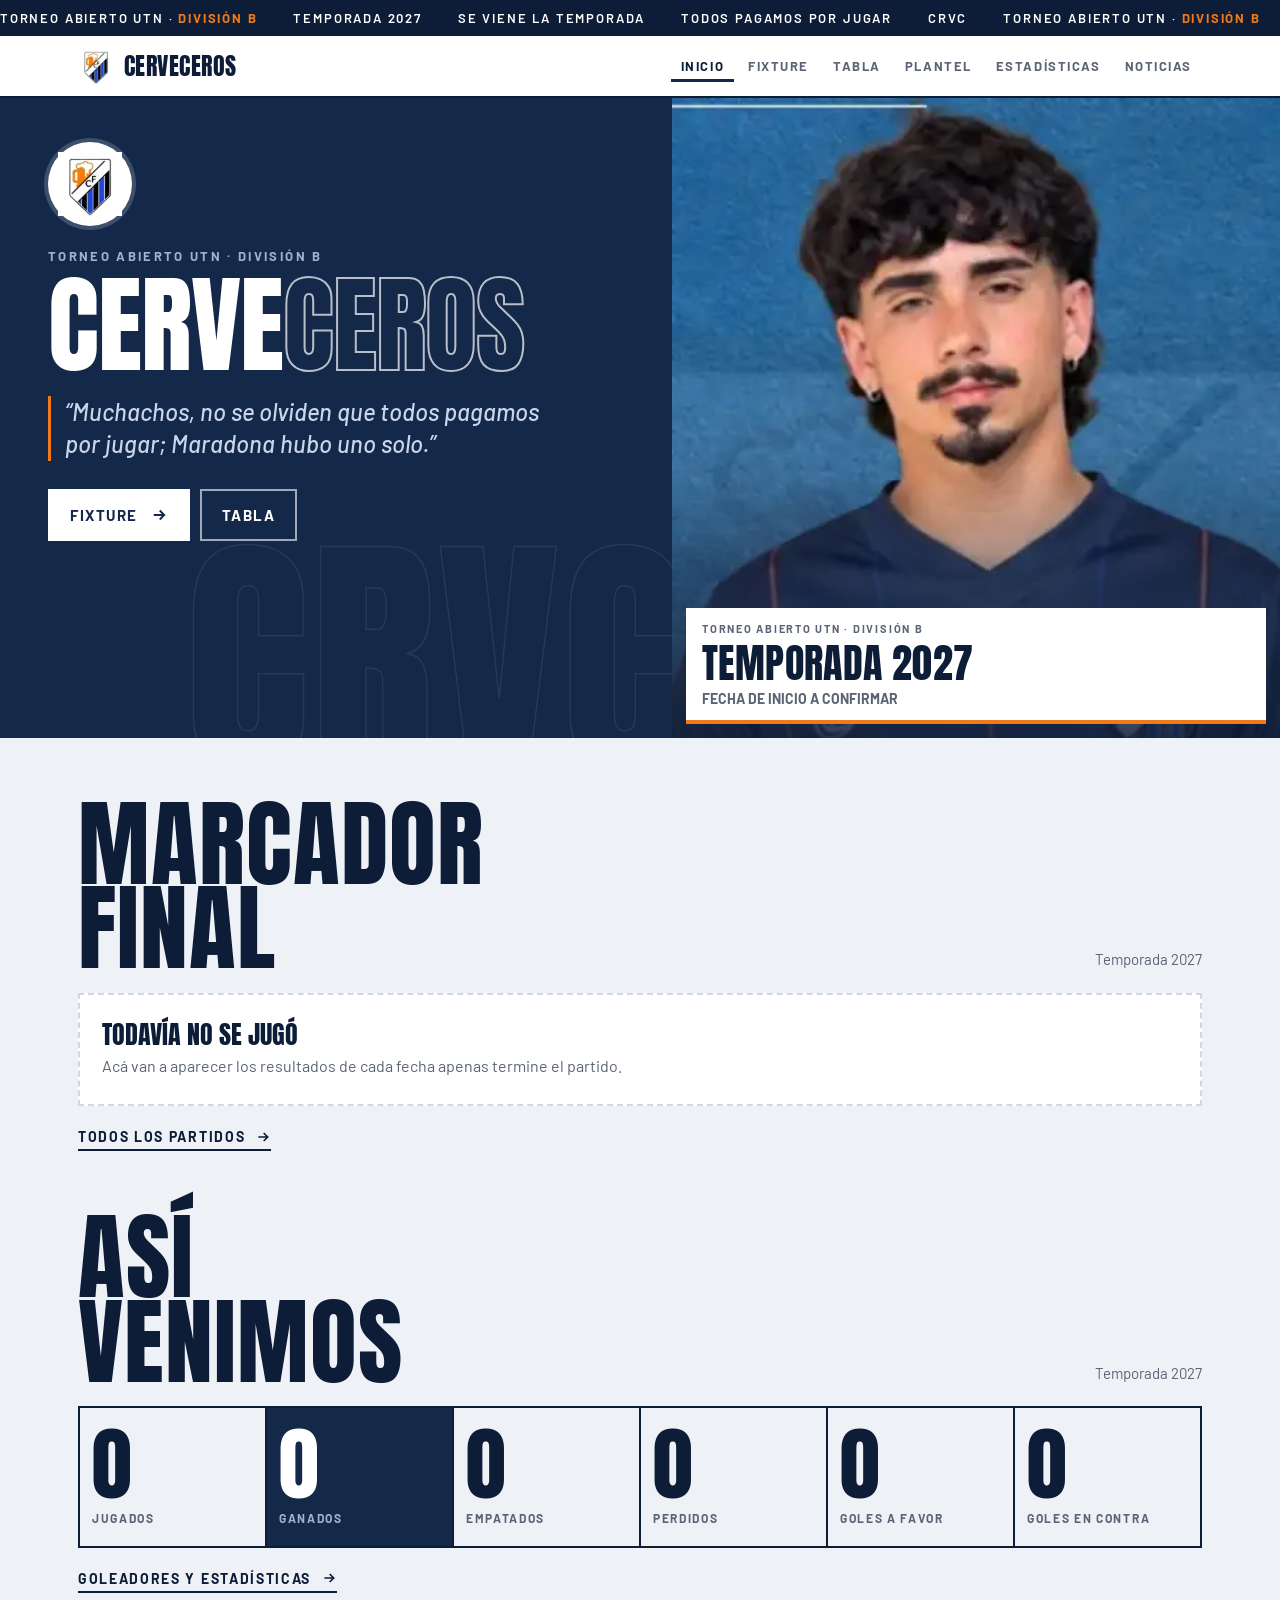
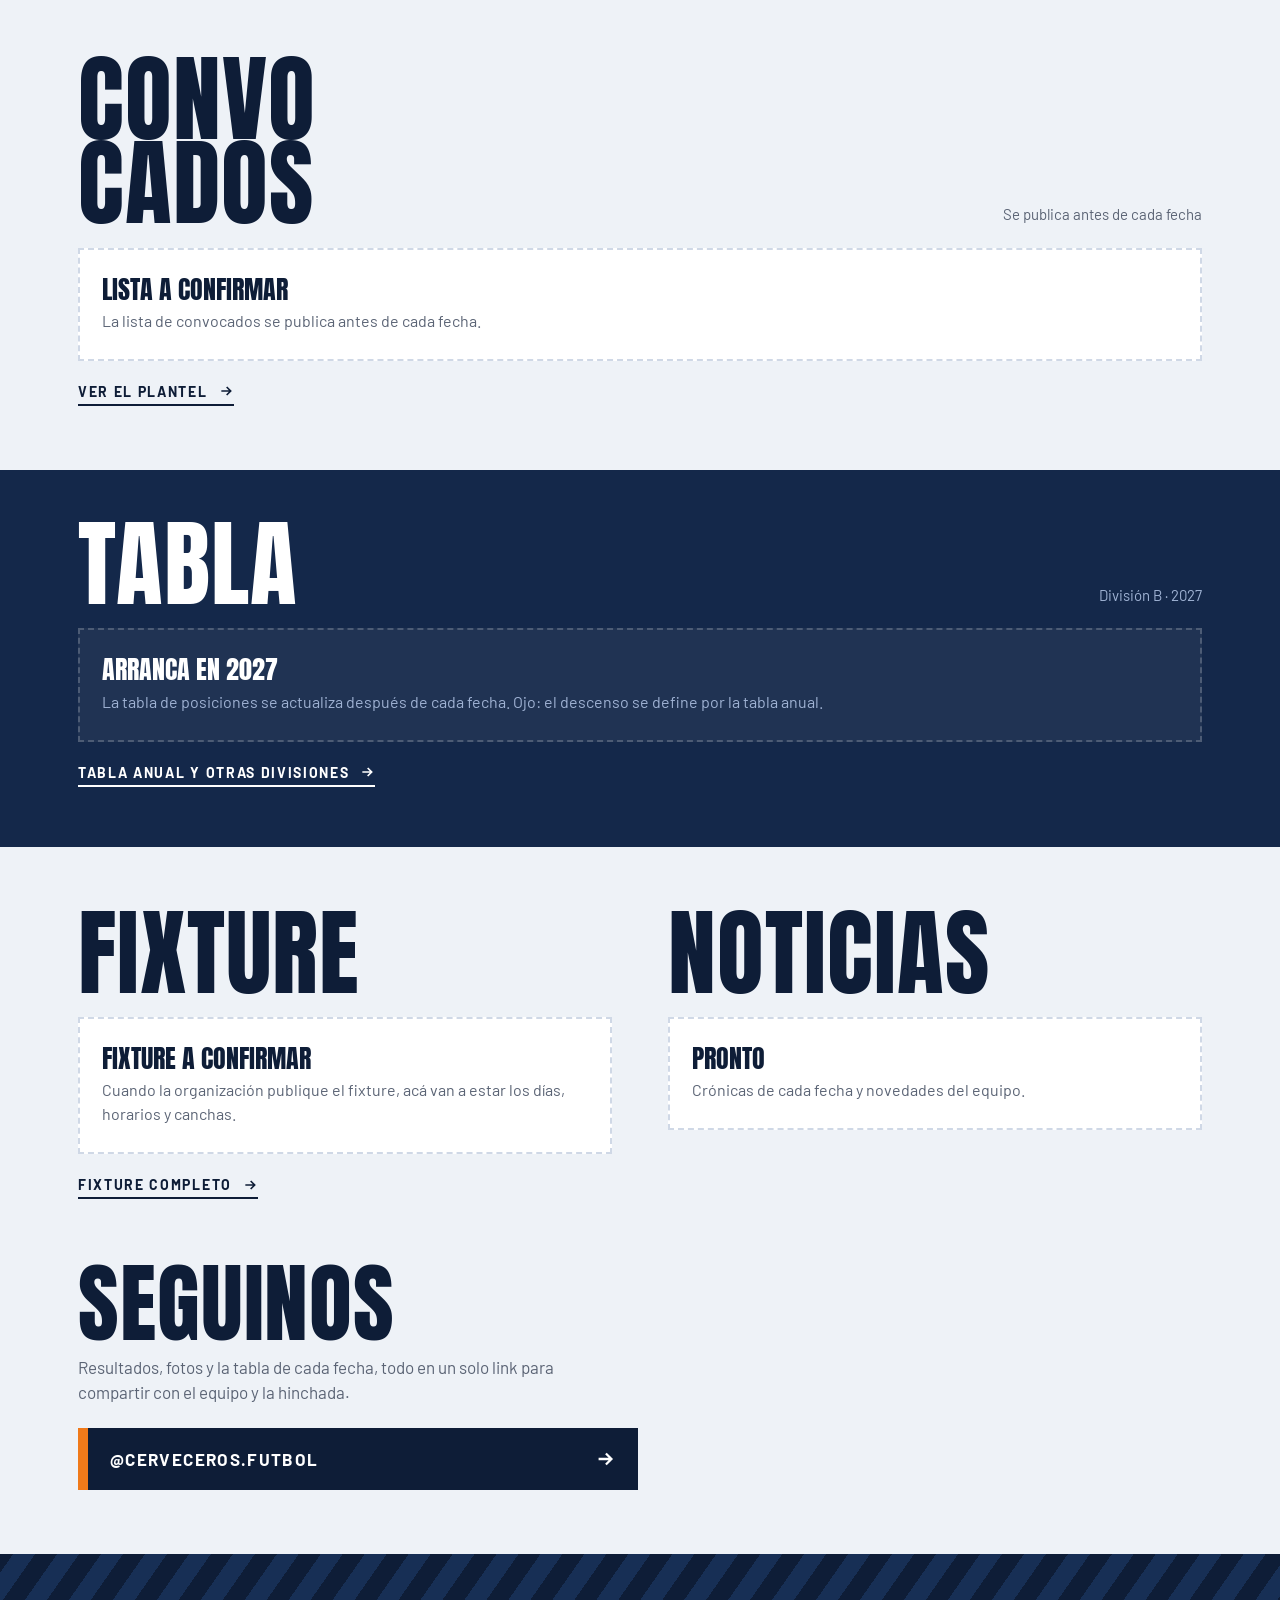
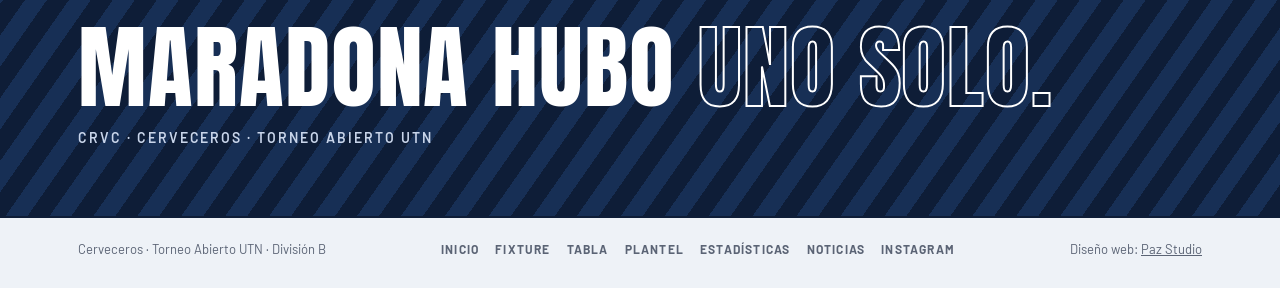
<file: index.html>
<!doctype html>
<html lang="es-AR">
<head>
<meta charset="utf-8">
<meta name="viewport" content="width=device-width, initial-scale=1">
<meta name="robots" content="noindex">
<title>Cerveceros · Torneo Abierto UTN</title>
<meta name="description" content="Cerveceros, equipo de fútbol del Torneo Abierto UTN. Resultados, fixture, tabla, plantel, estadísticas y noticias.">
<meta name="theme-color" content="#0E1D37">
<meta property="og:title" content="Cerveceros · Torneo Abierto UTN">
<meta property="og:description" content="Cerveceros, equipo de fútbol del Torneo Abierto UTN. Resultados, fixture, tabla, plantel, estadísticas y noticias.">
<meta property="og:image" content="https://pazstudio-ar.github.io/cerveceros/img/jugador.jpg">
<meta property="og:url" content="https://pazstudio-ar.github.io/cerveceros/">
<meta property="og:type" content="website">
<meta property="og:locale" content="es_AR">
<link rel="icon" href="img/escudo.jpg">
<link rel="preconnect" href="https://fonts.googleapis.com">
<link rel="preconnect" href="https://fonts.gstatic.com" crossorigin>
<link href="https://fonts.googleapis.com/css2?family=Anton&family=Barlow:wght@400;500;600;700&display=swap" rel="stylesheet">
<link rel="stylesheet" href="css/estilos.css">
</head>
<body data-pagina="inicio">

<div class="ticker" id="ticker" aria-hidden="true"></div>
<header class="nav" id="nav"></header>

<section class="hero">
  <div class="h-left">
    <span class="marca-agua A" aria-hidden="true">CRVC</span>
    <div class="crest"><img src="img/escudo.jpg" alt="Escudo de Cerveceros" width="96" height="96"></div>
    <small id="h-sub">Torneo Abierto UTN</small>
    <h1 class="A">Cerve<span>ceros</span></h1>
    <q id="h-frase">Muchachos, no se olviden que todos pagamos por jugar; Maradona hubo uno solo.</q>
    <div class="h-cta">
      <a class="sq f" href="partidos.html">Fixture <svg viewBox="0 0 24 24" fill="none" stroke="currentColor" stroke-width="2.5"><path d="M5 12h14M13 6l6 6-6 6"/></svg></a>
      <a class="sq" href="tabla.html">Tabla</a>
    </div>
  </div>
  <div class="h-right">
    <img src="img/jugador.jpg" alt="Jugador de Cerveceros con la camiseta azul del equipo" width="420" height="825">
    <div class="score" id="score"></div>
  </div>
</section>

<main>
  <section class="sec" id="resultados">
    <div class="wrap">
      <div class="title rv"><h2 class="A">Marcador<br>final</h2><p id="res-sub"></p></div>
      <div class="rail rv" id="rail"></div>
      <a class="more" href="partidos.html">Todos los partidos <svg viewBox="0 0 24 24" fill="none" stroke="currentColor" stroke-width="2.5"><path d="M5 12h14M13 6l6 6-6 6"/></svg></a>
    </div>
  </section>

  <section class="sec pt0">
    <div class="wrap">
      <div class="title rv"><h2 class="A">Así<br>venimos</h2><p id="nums-sub"></p></div>
      <div class="nums rv" id="nums"></div>
      <a class="more" href="estadisticas.html">Goleadores y estadísticas <svg viewBox="0 0 24 24" fill="none" stroke="currentColor" stroke-width="2.5"><path d="M5 12h14M13 6l6 6-6 6"/></svg></a>
    </div>
  </section>

  <section class="sec pt0" id="convocados-sec">
    <div class="wrap">
      <div class="title rv"><h2 class="A">Convo<br>cados</h2><p id="conv-sub"></p></div>
      <div class="rv" id="convocados"></div>
      <a class="more" href="plantel.html">Ver el plantel <svg viewBox="0 0 24 24" fill="none" stroke="currentColor" stroke-width="2.5"><path d="M5 12h14M13 6l6 6-6 6"/></svg></a>
    </div>
  </section>

  <section class="board" id="tabla-sec">
    <div class="wrap">
      <div class="title rv"><h2 class="A">Tabla</h2><p id="tabla-sub"></p></div>
      <div class="rv" id="tabla"></div>
      <a class="more" href="tabla.html" style="border-color:#fff">Tabla anual y otras divisiones <svg viewBox="0 0 24 24" fill="none" stroke="currentColor" stroke-width="2.5"><path d="M5 12h14M13 6l6 6-6 6"/></svg></a>
    </div>
  </section>

  <section class="sec">
    <div class="wrap two">
      <div>
        <div class="title rv"><h2 class="A">Fixture</h2></div>
        <div class="rv" id="fixture"></div>
        <a class="more" href="partidos.html">Fixture completo <svg viewBox="0 0 24 24" fill="none" stroke="currentColor" stroke-width="2.5"><path d="M5 12h14M13 6l6 6-6 6"/></svg></a>
      </div>
      <div class="rv">
        <div class="title"><h2 class="A">Noticias</h2></div>
        <div id="noticias"></div>
        <a class="more" id="noticias-mas" href="noticias.html">Todas las noticias <svg viewBox="0 0 24 24" fill="none" stroke="currentColor" stroke-width="2.5"><path d="M5 12h14M13 6l6 6-6 6"/></svg></a>
      </div>
    </div>
  </section>

  <section class="sec pt0">
    <div class="wrap end rv">
      <h2 class="A">Seguinos</h2>
      <p>Resultados, fotos y la tabla de cada fecha, todo en un solo link para compartir con el equipo y la hinchada.</p>
      <a class="wide" id="ig" href="https://www.instagram.com/cerveceros.futbol/" target="_blank" rel="noopener"><span id="ig-txt">@cerveceros.futbol</span> <svg viewBox="0 0 24 24" fill="none" stroke="currentColor" stroke-width="2.5"><path d="M5 12h14M13 6l6 6-6 6"/></svg></a>
    </div>
  </section>

  <section class="quote stripes">
    <div class="wrap rv">
      <p class="A">Maradona hubo <span>uno solo.</span></p>
      <small>CRVC · Cerveceros · Torneo Abierto UTN</small>
    </div>
  </section>
</main>

<footer id="pie"></footer>

<script src="js/comun.js" defer></script>
<script src="js/inicio.js" defer></script>
</body>
</html>
</file>
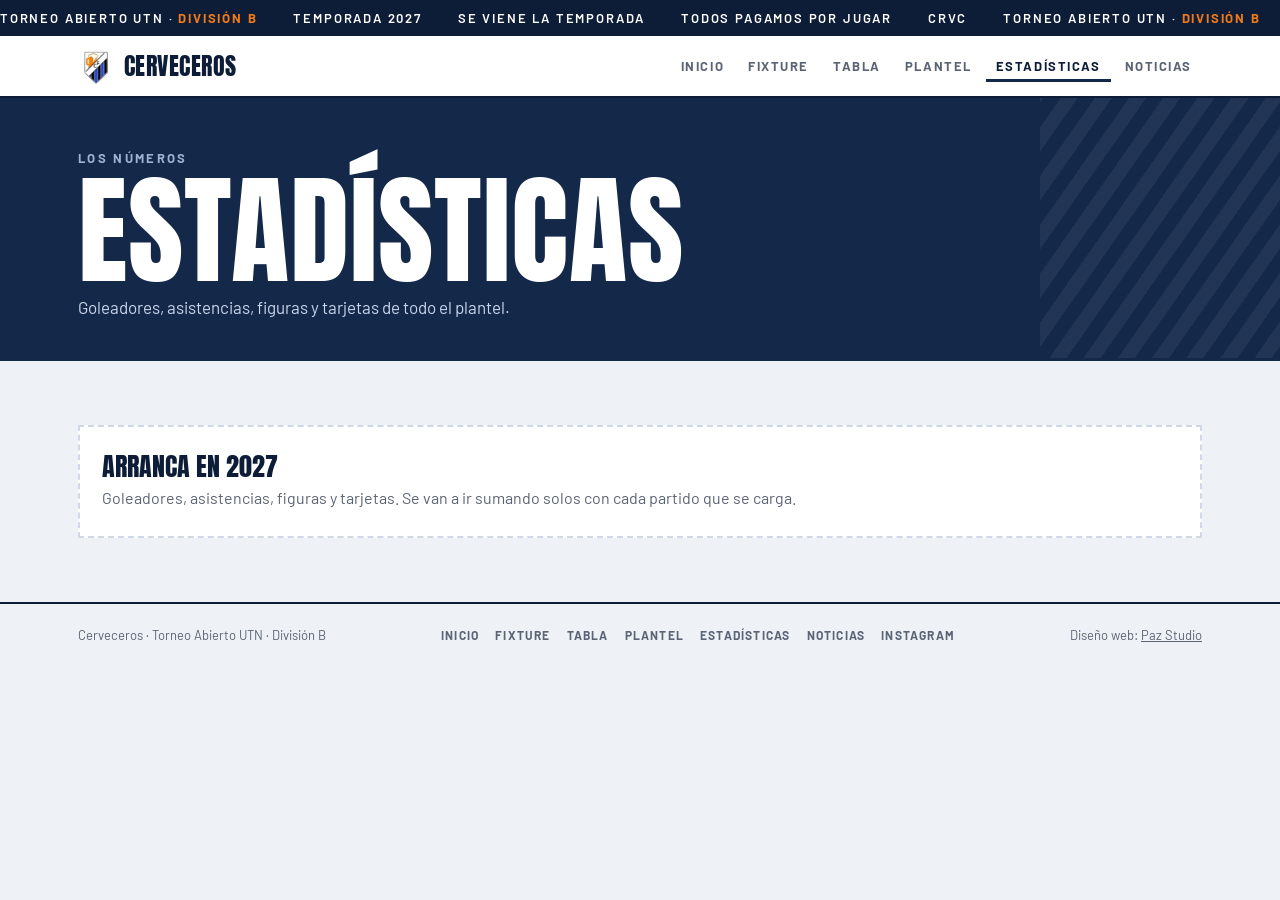
<file: estadisticas.html>
<!doctype html>
<html lang="es-AR">
<head>
<meta charset="utf-8">
<meta name="viewport" content="width=device-width, initial-scale=1">
<meta name="robots" content="noindex">
<title>Estadísticas · Cerveceros</title>
<meta name="description" content="Goleadores, asistencias, figuras y tarjetas del plantel de Cerveceros.">
<meta name="theme-color" content="#0E1D37">
<meta property="og:title" content="Estadísticas · Cerveceros">
<meta property="og:description" content="Goleadores, asistencias, figuras y tarjetas del plantel de Cerveceros.">
<meta property="og:image" content="https://pazstudio-ar.github.io/cerveceros/img/jugador.jpg">
<meta property="og:url" content="https://pazstudio-ar.github.io/cerveceros/estadisticas.html">
<meta property="og:type" content="website">
<meta property="og:locale" content="es_AR">
<link rel="icon" href="img/escudo.jpg">
<link rel="preconnect" href="https://fonts.googleapis.com">
<link rel="preconnect" href="https://fonts.gstatic.com" crossorigin>
<link href="https://fonts.googleapis.com/css2?family=Anton&family=Barlow:wght@400;500;600;700&display=swap" rel="stylesheet">
<link rel="stylesheet" href="css/estilos.css">
</head>
<body data-pagina="estadisticas">

<div class="ticker" id="ticker" aria-hidden="true"></div>
<header class="nav" id="nav"></header>
  <section class="banner">
    <div class="wrap">
      <small>Los números</small>
      <h1 class="A">Estadísticas</h1>
      <p>Goleadores, asistencias, figuras y tarjetas de todo el plantel.</p>
    </div>
  </section>

<main class="sec">
  <div class="wrap">
    <div class="barra" id="barra">
      <div><label for="sel-torneo">Torneo</label><select id="sel-torneo"></select></div>
    </div>
    <div id="contenido"></div>
  </div>
</main>

<footer id="pie"></footer>

<script src="js/comun.js" defer></script>
<script src="js/estadisticas.js" defer></script>
</body>
</html>
</file>
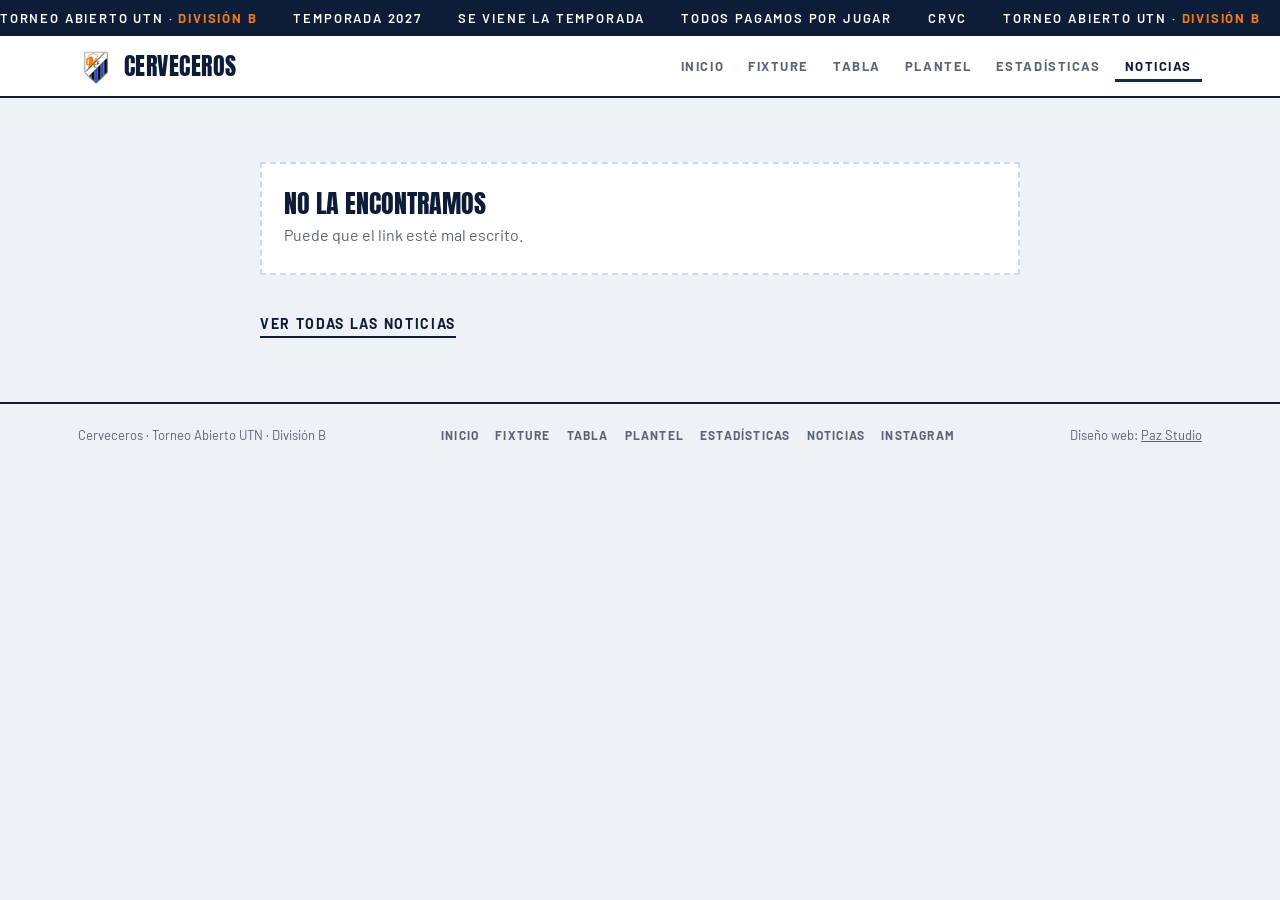
<file: noticia.html>
<!doctype html>
<html lang="es-AR">
<head>
<meta charset="utf-8">
<meta name="viewport" content="width=device-width, initial-scale=1">
<meta name="robots" content="noindex">
<title>Noticia · Cerveceros</title>
<meta name="description" content="Noticias de Cerveceros.">
<meta name="theme-color" content="#0E1D37">
<meta property="og:title" content="Noticia · Cerveceros">
<meta property="og:description" content="Noticias de Cerveceros.">
<meta property="og:image" content="https://pazstudio-ar.github.io/cerveceros/img/jugador.jpg">
<meta property="og:url" content="https://pazstudio-ar.github.io/cerveceros/noticia.html">
<meta property="og:type" content="website">
<meta property="og:locale" content="es_AR">
<link rel="icon" href="img/escudo.jpg">
<link rel="preconnect" href="https://fonts.googleapis.com">
<link rel="preconnect" href="https://fonts.gstatic.com" crossorigin>
<link href="https://fonts.googleapis.com/css2?family=Anton&family=Barlow:wght@400;500;600;700&display=swap" rel="stylesheet">
<link rel="stylesheet" href="css/estilos.css">
</head>
<body data-pagina="noticias">

<div class="ticker" id="ticker" aria-hidden="true"></div>
<header class="nav" id="nav"></header>

<main class="sec">
  <div class="wrap">
    <article class="articulo" id="articulo"></article>
  </div>
</main>

<footer id="pie"></footer>

<script src="js/comun.js" defer></script>
<script src="js/noticia.js" defer></script>
</body>
</html>
</file>
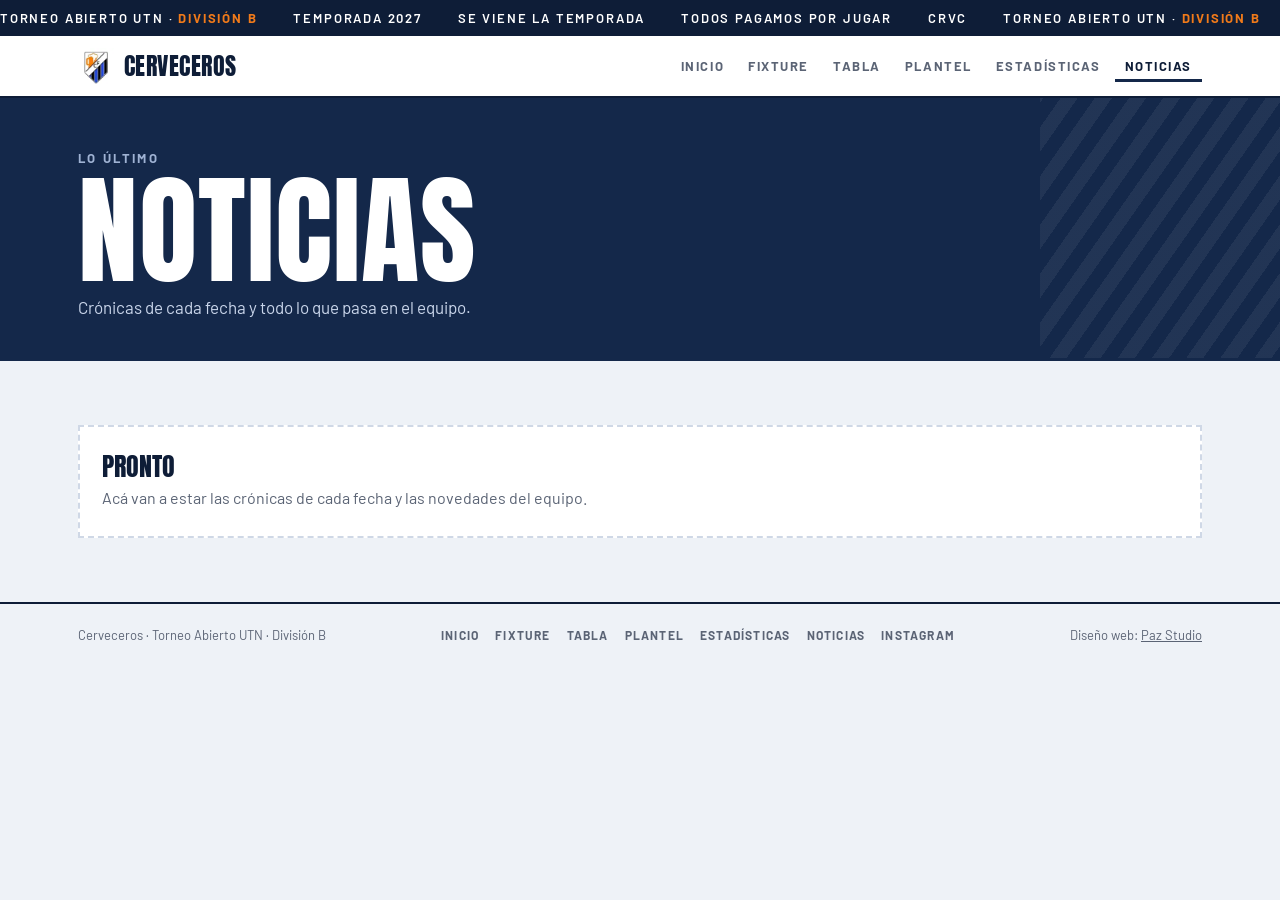
<file: noticias.html>
<!doctype html>
<html lang="es-AR">
<head>
<meta charset="utf-8">
<meta name="viewport" content="width=device-width, initial-scale=1">
<meta name="robots" content="noindex">
<title>Noticias · Cerveceros</title>
<meta name="description" content="Crónicas de cada fecha y novedades de Cerveceros.">
<meta name="theme-color" content="#0E1D37">
<meta property="og:title" content="Noticias · Cerveceros">
<meta property="og:description" content="Crónicas de cada fecha y novedades de Cerveceros.">
<meta property="og:image" content="https://pazstudio-ar.github.io/cerveceros/img/jugador.jpg">
<meta property="og:url" content="https://pazstudio-ar.github.io/cerveceros/noticias.html">
<meta property="og:type" content="website">
<meta property="og:locale" content="es_AR">
<link rel="icon" href="img/escudo.jpg">
<link rel="preconnect" href="https://fonts.googleapis.com">
<link rel="preconnect" href="https://fonts.gstatic.com" crossorigin>
<link href="https://fonts.googleapis.com/css2?family=Anton&family=Barlow:wght@400;500;600;700&display=swap" rel="stylesheet">
<link rel="stylesheet" href="css/estilos.css">
</head>
<body data-pagina="noticias">

<div class="ticker" id="ticker" aria-hidden="true"></div>
<header class="nav" id="nav"></header>
  <section class="banner">
    <div class="wrap">
      <small>Lo último</small>
      <h1 class="A">Noticias</h1>
      <p>Crónicas de cada fecha y todo lo que pasa en el equipo.</p>
    </div>
  </section>

<main class="sec">
  <div class="wrap">
    <div id="herramientas">
      <input class="buscar" type="search" id="buscar" placeholder="Buscar una noticia" aria-label="Buscar noticias">
      <div class="chips" id="chips"></div>
    </div>
    <div id="lista"></div>
  </div>
</main>

<footer id="pie"></footer>

<script src="js/comun.js" defer></script>
<script src="js/noticias.js" defer></script>
</body>
</html>
</file>
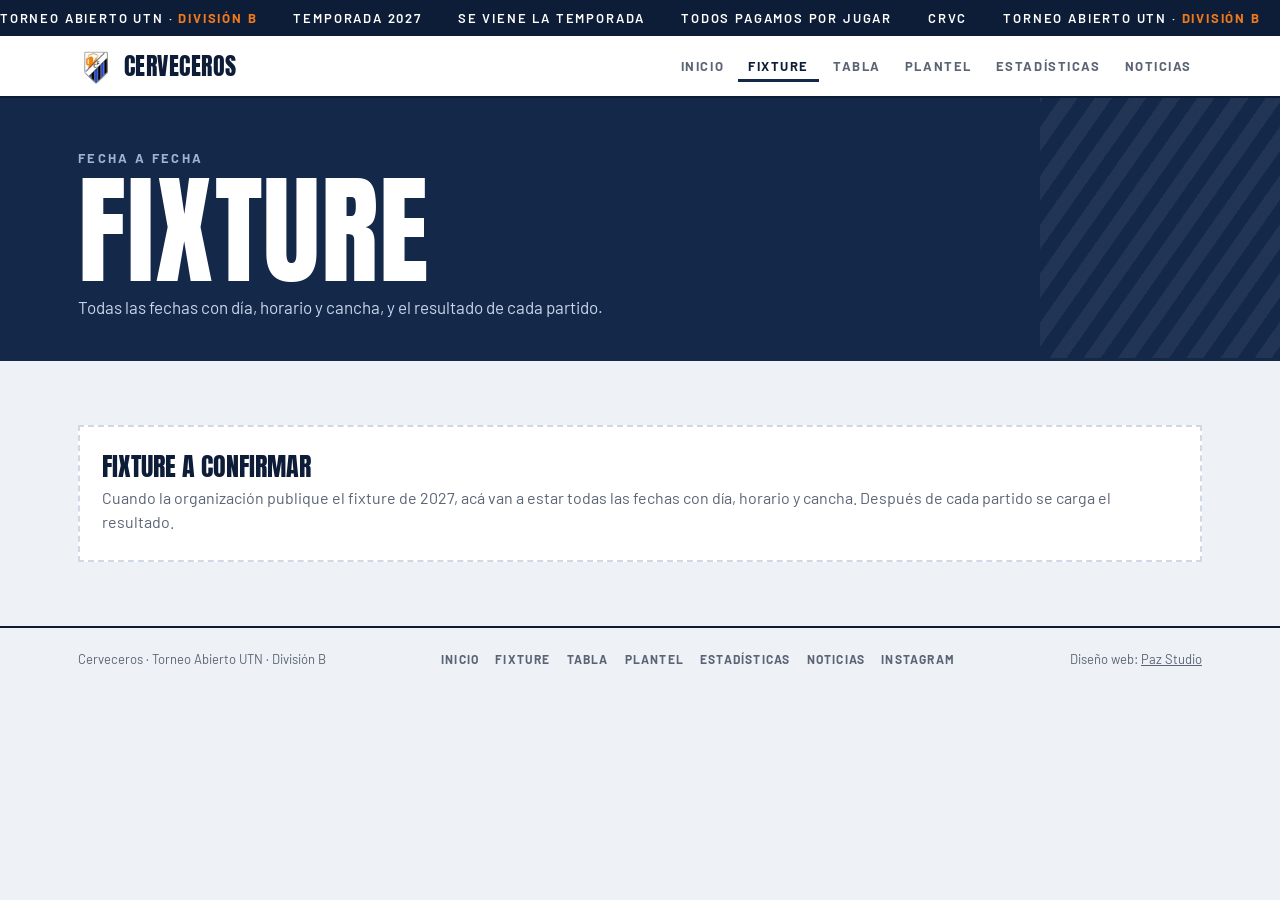
<file: partidos.html>
<!doctype html>
<html lang="es-AR">
<head>
<meta charset="utf-8">
<meta name="viewport" content="width=device-width, initial-scale=1">
<meta name="robots" content="noindex">
<title>Fixture y resultados · Cerveceros</title>
<meta name="description" content="Fixture, resultados y números de Cerveceros en el Torneo Abierto UTN.">
<meta name="theme-color" content="#0E1D37">
<meta property="og:title" content="Fixture y resultados · Cerveceros">
<meta property="og:description" content="Fixture, resultados y números de Cerveceros en el Torneo Abierto UTN.">
<meta property="og:image" content="https://pazstudio-ar.github.io/cerveceros/img/jugador.jpg">
<meta property="og:url" content="https://pazstudio-ar.github.io/cerveceros/partidos.html">
<meta property="og:type" content="website">
<meta property="og:locale" content="es_AR">
<link rel="icon" href="img/escudo.jpg">
<link rel="preconnect" href="https://fonts.googleapis.com">
<link rel="preconnect" href="https://fonts.gstatic.com" crossorigin>
<link href="https://fonts.googleapis.com/css2?family=Anton&family=Barlow:wght@400;500;600;700&display=swap" rel="stylesheet">
<link rel="stylesheet" href="css/estilos.css">
</head>
<body data-pagina="partidos">

<div class="ticker" id="ticker" aria-hidden="true"></div>
<header class="nav" id="nav"></header>
  <section class="banner">
    <div class="wrap">
      <small>Fecha a fecha</small>
      <h1 class="A">Fixture</h1>
      <p>Todas las fechas con día, horario y cancha, y el resultado de cada partido.</p>
    </div>
  </section>

<main class="sec">
  <div class="wrap">
    <div class="barra" id="barra">
      <div><label for="sel-torneo">Torneo</label><select id="sel-torneo"></select></div>
      <div class="racha" id="racha"></div>
    </div>
    <div id="contenido"></div>
  </div>
</main>

<footer id="pie"></footer>

<script src="js/comun.js" defer></script>
<script src="js/partidos.js" defer></script>
</body>
</html>
</file>
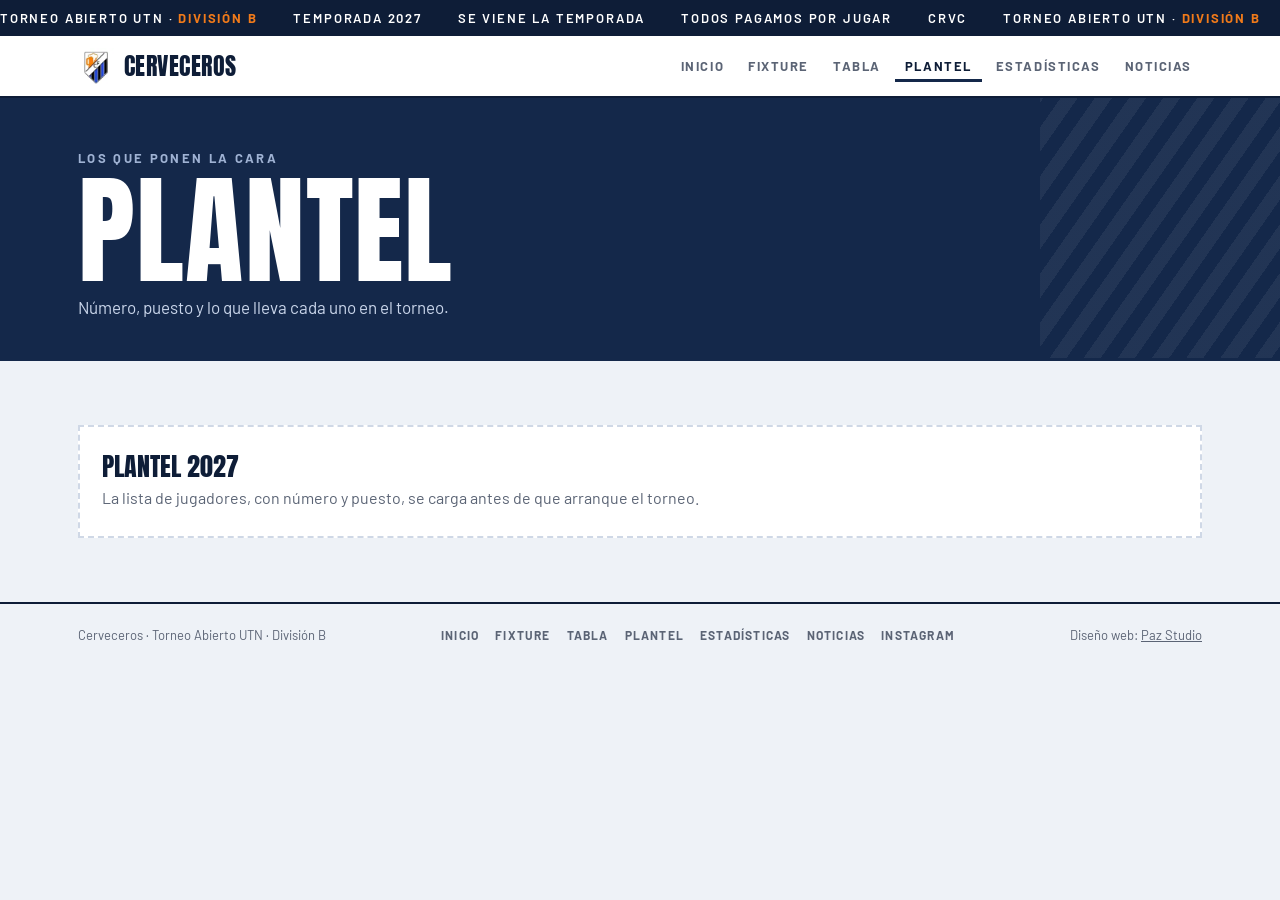
<file: plantel.html>
<!doctype html>
<html lang="es-AR">
<head>
<meta charset="utf-8">
<meta name="viewport" content="width=device-width, initial-scale=1">
<meta name="robots" content="noindex">
<title>Plantel · Cerveceros</title>
<meta name="description" content="El plantel de Cerveceros: jugadores, números y puestos.">
<meta name="theme-color" content="#0E1D37">
<meta property="og:title" content="Plantel · Cerveceros">
<meta property="og:description" content="El plantel de Cerveceros: jugadores, números y puestos.">
<meta property="og:image" content="https://pazstudio-ar.github.io/cerveceros/img/jugador.jpg">
<meta property="og:url" content="https://pazstudio-ar.github.io/cerveceros/plantel.html">
<meta property="og:type" content="website">
<meta property="og:locale" content="es_AR">
<link rel="icon" href="img/escudo.jpg">
<link rel="preconnect" href="https://fonts.googleapis.com">
<link rel="preconnect" href="https://fonts.gstatic.com" crossorigin>
<link href="https://fonts.googleapis.com/css2?family=Anton&family=Barlow:wght@400;500;600;700&display=swap" rel="stylesheet">
<link rel="stylesheet" href="css/estilos.css">
</head>
<body data-pagina="plantel">

<div class="ticker" id="ticker" aria-hidden="true"></div>
<header class="nav" id="nav"></header>
  <section class="banner">
    <div class="wrap">
      <small>Los que ponen la cara</small>
      <h1 class="A">Plantel</h1>
      <p>Número, puesto y lo que lleva cada uno en el torneo.</p>
    </div>
  </section>

<main class="sec">
  <div class="wrap">
    <div class="chips" id="chips"></div>
    <div id="plantel"></div>
  </div>
</main>

<footer id="pie"></footer>

<script src="js/comun.js" defer></script>
<script src="js/plantel.js" defer></script>
</body>
</html>
</file>
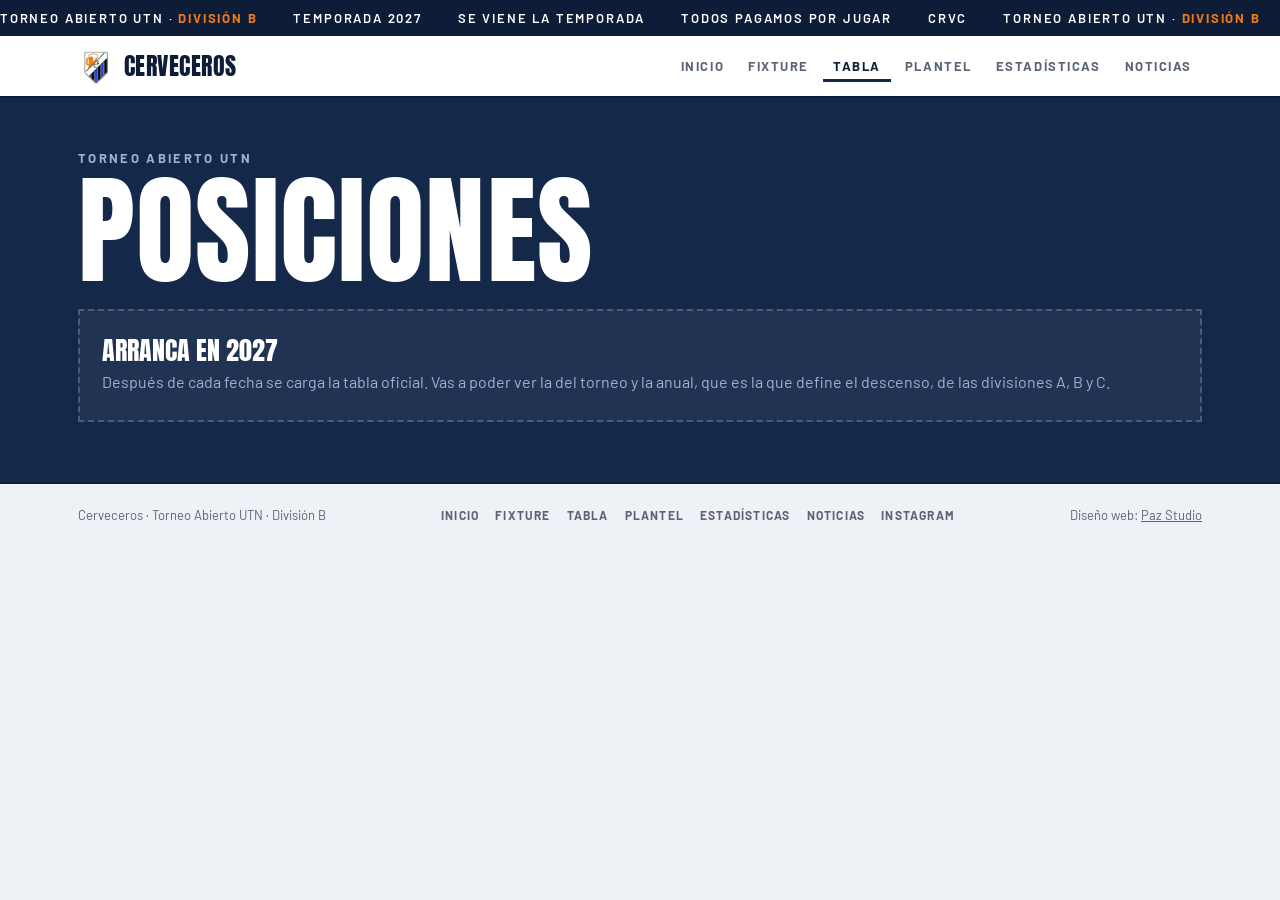
<file: tabla.html>
<!doctype html>
<html lang="es-AR">
<head>
<meta charset="utf-8">
<meta name="viewport" content="width=device-width, initial-scale=1">
<meta name="robots" content="noindex">
<title>Tabla de posiciones · Cerveceros</title>
<meta name="description" content="Tabla de posiciones del Torneo Abierto UTN: torneo y anual, divisiones A, B y C.">
<meta name="theme-color" content="#0E1D37">
<meta property="og:title" content="Tabla de posiciones · Cerveceros">
<meta property="og:description" content="Tabla de posiciones del Torneo Abierto UTN: torneo y anual, divisiones A, B y C.">
<meta property="og:image" content="https://pazstudio-ar.github.io/cerveceros/img/jugador.jpg">
<meta property="og:url" content="https://pazstudio-ar.github.io/cerveceros/tabla.html">
<meta property="og:type" content="website">
<meta property="og:locale" content="es_AR">
<link rel="icon" href="img/escudo.jpg">
<link rel="preconnect" href="https://fonts.googleapis.com">
<link rel="preconnect" href="https://fonts.gstatic.com" crossorigin>
<link href="https://fonts.googleapis.com/css2?family=Anton&family=Barlow:wght@400;500;600;700&display=swap" rel="stylesheet">
<link rel="stylesheet" href="css/estilos.css">
</head>
<body data-pagina="tabla">

<div class="ticker" id="ticker" aria-hidden="true"></div>
<header class="nav" id="nav"></header>

<main class="board" style="padding-top:46px">
  <div class="wrap">
    <small style="font:700 13px Barlow;letter-spacing:.18em;text-transform:uppercase;color:var(--pale)">Torneo Abierto UTN</small>
    <h1 class="A" style="font-size:clamp(56px,15vw,120px);line-height:.88;margin:8px 0 26px">Posiciones</h1>
    <div class="barra" id="barra">
      <div class="grupo">
        <div><label for="sel-torneo">Tabla</label><select id="sel-torneo"></select></div>
        <div><label for="sel-div">División</label><select id="sel-div"></select></div>
      </div>
    </div>
    <div id="contenido"></div>
  </div>
</main>

<footer id="pie"></footer>

<script src="js/comun.js" defer></script>
<script src="js/tabla.js" defer></script>
</body>
</html>
</file>
<file: css/estilos.css>
/* ===== CERVECEROS · estilos compartidos =====
   Azul marino manda. El naranja es solo un detalle. */
:root{
  --navy:#14284A;--navy2:#0E1D37;--orange:#F07A1A;--cream:#EEF2F7;
  --ink:#0E1D37;--soft:#5B6475;--line:#CFD8E6;--pale:#9FB2D3;--white:#fff
}
*{box-sizing:border-box;margin:0;padding:0}
html{scroll-behavior:smooth}
body{background:var(--cream);color:var(--ink);font:400 17px/1.5 Barlow,system-ui,sans-serif;-webkit-font-smoothing:antialiased;overflow-x:hidden}
img{display:block;max-width:100%;height:auto}
a{color:inherit;text-decoration:none}
button,select,input{font:inherit;color:inherit}
:focus-visible{outline:3px solid var(--orange);outline-offset:3px}
.A{font-family:Anton,Impact,"Arial Narrow",sans-serif;font-weight:400;text-transform:uppercase;letter-spacing:.01em}
.wrap{max-width:1160px;margin:0 auto;padding:0 18px}
.stripes{background:repeating-linear-gradient(-55deg,var(--navy2) 0 18px,#172F55 18px 36px)}
[hidden]{display:none!important}

/* ----- ticker ----- */
.ticker{background:var(--ink);color:#fff;font:600 13px Barlow;letter-spacing:.14em;text-transform:uppercase;overflow:hidden;white-space:nowrap}
.ticker div{display:inline-flex;gap:36px;padding:10px 0;animation:tk 30s linear infinite}
.ticker b{color:var(--orange)}
@keyframes tk{to{transform:translateX(-50%)}}

/* ----- menú ----- */
.nav{position:sticky;top:0;z-index:20;background:#fff;border-bottom:2.5px solid var(--ink)}
.nav .wrap{display:flex;align-items:center;justify-content:space-between;height:60px}
.marca{display:flex;align-items:center;gap:10px}
.marca img{width:36px;height:36px;object-fit:contain}
.marca span{font-family:Anton,Impact,sans-serif;font-size:24px;text-transform:uppercase;letter-spacing:.02em}
.links{display:flex;gap:4px}
.links a{font:700 13px Barlow;letter-spacing:.12em;text-transform:uppercase;padding:8px 10px;color:var(--soft)}
.links a:hover{color:var(--ink)}
.links a.on{color:var(--ink);box-shadow:inset 0 -3px 0 var(--navy)}
.menu-btn{display:none;background:none;border:0;width:44px;height:44px;cursor:pointer}
.menu-btn svg{width:26px;height:26px}
@media (max-width:899px){
  .menu-btn{display:grid;place-items:center}
  .links{display:none;position:absolute;left:0;right:0;top:60px;background:#fff;flex-direction:column;border-bottom:2.5px solid var(--ink);padding:6px 18px 14px}
  .links.open{display:flex}
  .links a{padding:13px 0;border-bottom:1px solid var(--line);font-size:14px}
  .links a.on{box-shadow:none;color:var(--ink)}
}

/* ----- portada ----- */
.hero{display:grid;min-height:calc(100svh - 98px)}
.h-left{background:var(--navy);color:#fff;padding:28px 18px 34px;display:flex;flex-direction:column;position:relative;overflow:hidden}
.h-left .crest{width:84px;height:84px;background:#fff;border-radius:50%;display:grid;place-items:center;box-shadow:0 0 0 4px rgba(255,255,255,.18)}
.h-left .crest img{width:64px}
.h-left small{display:block;font:700 13px Barlow;letter-spacing:.18em;text-transform:uppercase;margin-top:22px;color:var(--pale)}
.h-left h1{font-size:clamp(78px,24vw,190px);line-height:.82;margin-top:10px;letter-spacing:-.01em}
.h-left h1 span{color:transparent;-webkit-text-stroke:2px rgba(255,255,255,.7)}
.h-left q{display:block;font:500 italic clamp(19px,4.6vw,24px)/1.35 Barlow;margin-top:22px;max-width:22em;quotes:"“" "”";color:#C9D5EA;border-left:3px solid var(--orange);padding-left:14px}
.h-cta{display:flex;flex-wrap:wrap;gap:10px;margin-top:28px}
.sq{display:inline-flex;align-items:center;gap:12px;height:52px;padding:0 20px;font:700 15px Barlow;letter-spacing:.1em;text-transform:uppercase;border:2px solid rgba(255,255,255,.6);color:#fff;transition:background .2s,color .2s}
.sq.f{background:#fff;color:var(--navy);border-color:#fff}
.sq:hover{background:#fff;color:var(--navy)}
.sq svg{width:18px;height:18px}
.h-right{position:relative;min-height:420px;overflow:hidden;background:#1E4F8C}
.h-right img{position:absolute;inset:0;width:100%;height:100%;object-fit:cover;object-position:center top}
.h-right::after{content:"";position:absolute;inset:0;background:linear-gradient(180deg,transparent 55%,rgba(14,29,55,.85))}
.score{position:absolute;left:14px;right:14px;bottom:14px;z-index:2;background:#fff;color:var(--ink);display:grid;grid-template-columns:1fr auto 1fr;align-items:center;gap:8px;padding:14px 16px;border-bottom:4px solid var(--orange)}
.score small{grid-column:1/-1;font:700 11px Barlow;letter-spacing:.16em;text-transform:uppercase;color:var(--soft)}
.score .t{font:700 15px Barlow;text-transform:uppercase;line-height:1.1}
.score .t:last-child{text-align:right}
.score .r{font-size:44px;line-height:1}
.score .r span{color:var(--orange)}
.score.solo{grid-template-columns:1fr}
.score.solo .big{font-size:clamp(30px,7vw,40px);line-height:1}
.score.solo .t{text-align:left!important;color:var(--soft);font-size:14px}

/* ----- banner de páginas internas ----- */
.banner{background:var(--navy);color:#fff;padding:46px 0 40px;position:relative;overflow:hidden}
.banner::after{content:"";position:absolute;right:-60px;top:-40px;width:300px;height:300px;background:repeating-linear-gradient(-55deg,rgba(255,255,255,.06) 0 14px,transparent 14px 28px)}
.banner small{font:700 13px Barlow;letter-spacing:.18em;text-transform:uppercase;color:var(--pale)}
.banner h1{font-size:clamp(56px,15vw,120px);line-height:.88;margin-top:8px}
.banner p{color:#C9D5EA;margin-top:12px;max-width:34em}

/* ----- secciones ----- */
.sec{padding:64px 0}
.sec.pt0{padding-top:0}
.title{display:flex;align-items:flex-end;justify-content:space-between;gap:14px;margin-bottom:22px}
.title h2{font-size:clamp(46px,12vw,96px);line-height:.88}
.title p{color:var(--soft);font-size:15px;max-width:18em;text-align:right}
.sub{font-size:clamp(30px,7vw,44px);line-height:1;margin:42px 0 16px}
.more{display:inline-flex;align-items:center;gap:10px;margin-top:22px;font:700 14px Barlow;letter-spacing:.12em;text-transform:uppercase;border-bottom:2.5px solid var(--ink);padding-bottom:4px}
.more:hover{gap:16px}
.more svg{width:16px;height:16px}
.vacio{background:#fff;border:2px dashed var(--line);padding:26px 22px;color:var(--soft);font-size:16px}
.vacio b{display:block;font-family:Anton,Impact,sans-serif;font-weight:400;text-transform:uppercase;color:var(--ink);font-size:26px;line-height:1.05;margin-bottom:6px}
.board .vacio{background:rgba(255,255,255,.05);border-color:rgba(255,255,255,.2);color:var(--pale)}
.board .vacio b{color:#fff}

/* ----- selectores ----- */
.barra{display:flex;flex-wrap:wrap;align-items:flex-end;justify-content:space-between;gap:14px;margin-bottom:26px}
.barra .grupo{display:flex;flex-wrap:wrap;gap:12px}
.barra label{display:block;font:700 11px Barlow;letter-spacing:.16em;text-transform:uppercase;color:var(--soft);margin-bottom:4px}
.barra select{appearance:none;background:#fff url("data:image/svg+xml,%3Csvg xmlns='http://www.w3.org/2000/svg' viewBox='0 0 24 24' fill='none' stroke='%230E1D37' stroke-width='2.5'%3E%3Cpath d='M6 9l6 6 6-6'/%3E%3C/svg%3E") no-repeat right 12px center/16px;border:2px solid var(--ink);padding:10px 40px 10px 14px;font:700 15px Barlow;text-transform:uppercase;letter-spacing:.06em;min-width:190px;cursor:pointer}
.board .barra label{color:var(--pale)}
.racha{display:flex;align-items:center;gap:6px}
.racha small{font:700 11px Barlow;letter-spacing:.16em;text-transform:uppercase;color:var(--soft);margin-right:4px}
.racha span{width:30px;height:30px;display:grid;place-items:center;font:700 13px Barlow;background:#fff;border:2px solid var(--ink)}
.racha span.V{background:var(--navy);color:#fff;border-color:var(--navy)}
.racha span.D{color:var(--soft);border-color:var(--line)}
.chips{display:flex;flex-wrap:wrap;gap:8px;margin-bottom:22px}
.chips button{background:#fff;border:2px solid var(--ink);padding:7px 14px;font:700 13px Barlow;letter-spacing:.1em;text-transform:uppercase;cursor:pointer}
.chips button.on{background:var(--ink);color:#fff}

/* ----- marcador final (carrusel) ----- */
.rail{display:flex;gap:14px;overflow-x:auto;scroll-snap-type:x mandatory;padding:6px 18px 18px;margin:0 -18px;scrollbar-width:none}
.rail::-webkit-scrollbar{display:none}
.mk{flex:none;width:88%;max-width:340px;scroll-snap-align:start;background:var(--navy);color:#fff;padding:18px;position:relative;overflow:hidden;display:flex;flex-direction:column}
.mk::before{content:"";position:absolute;right:-30px;top:-30px;width:120px;height:120px;background:repeating-linear-gradient(-55deg,rgba(255,255,255,.07) 0 10px,transparent 10px 20px)}
.mk .f{font:700 12px Barlow;letter-spacing:.16em;text-transform:uppercase;color:var(--pale);position:relative}
.mk .res{display:flex;align-items:center;justify-content:space-between;margin:18px 0 10px}
.mk .res b{font:700 13px Barlow;text-transform:uppercase;flex:1;min-width:0;line-height:1.15;letter-spacing:.01em}
.mk .res b:last-child{text-align:right}
.mk .n{font-family:Anton,Impact,sans-serif;font-size:42px;line-height:1;white-space:nowrap;padding:0 6px}
.mk .badge{display:inline-block;align-self:flex-start;font:700 12px Barlow;letter-spacing:.12em;padding:4px 8px;text-transform:uppercase;background:rgba(255,255,255,.12)}
.mk.V{background:#fff;color:var(--ink);box-shadow:inset 0 0 0 2px var(--navy)}
.mk.V .f{color:var(--soft)}
.mk.V .badge{background:var(--navy);color:#fff}
.mk .gol{font-size:13px;color:var(--pale);margin-top:10px;line-height:1.35}
.mk.V .gol{color:var(--soft)}
.mk .gol a{text-decoration:underline}

/* ----- así venimos ----- */
.nums{display:grid;grid-template-columns:repeat(3,1fr);border-top:2.5px solid var(--ink);border-left:2.5px solid var(--ink)}
.nums div{border-right:2.5px solid var(--ink);border-bottom:2.5px solid var(--ink);padding:16px 12px;background:var(--cream)}
.nums b{display:block;font-family:Anton,Impact,sans-serif;font-weight:400;font-size:clamp(46px,12vw,80px);line-height:1}
.nums span{font:700 12px Barlow;letter-spacing:.14em;text-transform:uppercase;color:var(--soft)}
.nums .hl{background:var(--navy);color:#fff}
.nums .hl span{color:var(--pale)}

/* ----- convocados ----- */
.squad{list-style:none;display:grid;grid-template-columns:minmax(0,1fr) minmax(0,1fr);border-top:2px solid var(--navy)}
.squad li{display:flex;flex-wrap:wrap;align-items:baseline;gap:2px 8px;padding:12px 4px;border-bottom:1px solid var(--line);font-size:15px;min-width:0}
.squad li span{font:700 12px Barlow;color:var(--soft);letter-spacing:.08em;min-width:20px}
.squad li b{text-transform:uppercase;font-weight:700}

/* ----- tabla ----- */
.board{background:var(--navy);color:#fff;padding:52px 0 60px}
.board .title p{color:var(--pale)}
.tbl-wrap{overflow-x:auto}
.tbl{width:100%;border-collapse:collapse;font:600 15px Barlow}
.tbl th{font:700 11px Barlow;letter-spacing:.14em;text-transform:uppercase;color:var(--pale);text-align:center;padding:8px 4px;border-bottom:1px solid rgba(255,255,255,.15)}
.tbl th.izq,.tbl td.izq{text-align:left}
.tbl td{text-align:center;padding:11px 4px;border-bottom:1px solid rgba(255,255,255,.08)}
.tbl td.izq{text-transform:uppercase}
.tbl td.p{font-family:Anton,Impact,sans-serif;font-size:20px}
.tbl tr.cv td{background:#fff;color:var(--navy)}
.tbl tr.cv td:first-child{box-shadow:inset 5px 0 0 var(--orange)}
.tbl tr.desc td{color:#F3B7B7}
.tbl tr.desc.cv td{color:var(--navy)}
.tbl tr.corte td{border-top:2px dashed rgba(255,255,255,.35)}
.tbl .hide{display:none}
.note{font-size:13px;color:var(--pale);margin-top:14px}

/* tabla clara (estadísticas) */
.tbl.clara{background:#fff;color:var(--ink)}
.tbl.clara th{color:var(--soft);border-bottom:2px solid var(--ink);background:#fff}
.tbl.clara td{border-bottom:1px solid var(--line)}
.tbl.clara td.izq{text-transform:none}
.tbl.clara th.ord{cursor:pointer;user-select:none}
.tbl.clara th.ord.on{color:var(--ink);box-shadow:inset 0 -3px 0 var(--navy)}
.tbl.clara td.on{font-family:Anton,Impact,sans-serif;font-size:19px}
.jug{display:flex;align-items:center;gap:10px}
.jug .ft{width:36px;height:36px;flex:none;border-radius:50%;background:var(--navy);color:#fff;display:grid;place-items:center;font:700 13px Barlow;overflow:hidden}
.jug .ft img{width:100%;height:100%;object-fit:cover}
.jug b{display:block;font-weight:700;line-height:1.15}
.jug small{color:var(--soft);font-size:12px;text-transform:uppercase;letter-spacing:.08em}

/* ----- fixture ----- */
.time{list-style:none;position:relative;margin-left:8px}
.time::before{content:"";position:absolute;left:7px;top:6px;bottom:6px;width:3px;background:var(--ink)}
.time li{position:relative;padding:0 0 26px 38px}
.time li::before{content:"";position:absolute;left:0;top:4px;width:17px;height:17px;background:var(--cream);border:3px solid var(--ink)}
.time li.V::before{background:var(--navy)}
.time li.prox::before{background:#fff;border-color:var(--orange)}
.time .f{font:700 12px Barlow;letter-spacing:.16em;text-transform:uppercase;color:var(--soft)}
.time .m{font-size:clamp(26px,6.6vw,40px);line-height:1.05;margin-top:4px}
.time .m em{font-style:normal;color:var(--orange)}
.time .d{color:var(--soft);font-size:15px;display:block}
.time .d a{text-decoration:underline}

/* ----- líderes (estadísticas) ----- */
.lideres{display:grid;grid-template-columns:repeat(2,1fr);gap:12px;margin-bottom:10px}
.lider{background:var(--navy);color:#fff;padding:16px;position:relative;overflow:hidden}
.lider small{font:700 11px Barlow;letter-spacing:.16em;text-transform:uppercase;color:var(--pale)}
.lider b{display:block;font-weight:700;text-transform:uppercase;font-size:15px;margin-top:6px;line-height:1.15}
.lider .v{font-family:Anton,Impact,sans-serif;font-size:48px;line-height:1;margin-top:8px;display:block}
.lider .u{font:700 12px Barlow;letter-spacing:.12em;text-transform:uppercase;color:var(--pale)}

/* ----- plantel ----- */
.grid-jug{display:grid;grid-template-columns:repeat(2,1fr);gap:12px}
.card-jug{background:#fff;border:2px solid var(--ink);display:flex;flex-direction:column;position:relative;overflow:hidden}
.card-jug .foto{aspect-ratio:4/5;background:var(--navy);position:relative;overflow:hidden}
.card-jug .foto img{width:100%;height:100%;object-fit:cover;object-position:center top}
.card-jug .foto .num{position:absolute;left:10px;bottom:4px;font-family:Anton,Impact,sans-serif;font-size:64px;line-height:1;color:#fff;text-shadow:0 2px 12px rgba(14,29,55,.5)}
.card-jug .foto.sin{background:repeating-linear-gradient(-55deg,var(--navy2) 0 14px,#172F55 14px 28px)}
.card-jug .foto.sin .num{left:50%;top:50%;bottom:auto;transform:translate(-50%,-50%);font-size:84px;text-shadow:none}
.card-jug .info{padding:12px 12px 14px}
.card-jug .info small{font:700 11px Barlow;letter-spacing:.14em;text-transform:uppercase;color:var(--soft)}
.card-jug .info h3{font:700 17px/1.15 Barlow;text-transform:uppercase;margin-top:2px}
.card-jug .info p{font-size:13px;color:var(--soft);margin-top:8px;display:flex;gap:12px}
.card-jug .info p b{color:var(--ink)}

/* ----- noticias ----- */
.grid-not{display:grid;gap:16px}
.not{background:#fff;border:2px solid var(--ink);display:flex;flex-direction:column;transition:transform .2s}
.not:hover{transform:translateY(-3px)}
.not .img{aspect-ratio:16/9;background:var(--navy);overflow:hidden}
.not .img img{width:100%;height:100%;object-fit:cover}
.not .img.sin{display:grid;place-items:center;background:repeating-linear-gradient(-55deg,var(--navy2) 0 14px,#172F55 14px 28px)}
.not .img.sin img{width:64px;height:64px;object-fit:contain;background:#fff;border-radius:50%;padding:6px}
.not .c{padding:14px 16px 18px}
.not .cat{font:700 11px Barlow;letter-spacing:.16em;text-transform:uppercase;color:var(--soft)}
.not h3{font:700 19px/1.2 Barlow;margin:6px 0 8px}
.not p{font-size:15px;color:var(--soft)}
.buscar{width:100%;max-width:420px;border:2px solid var(--ink);background:#fff;padding:12px 14px;margin-bottom:14px}

.articulo{max-width:760px;margin:0 auto}
.articulo .volver{font:700 13px Barlow;letter-spacing:.12em;text-transform:uppercase;color:var(--soft)}
.articulo .cat{display:block;margin-top:22px;font:700 12px Barlow;letter-spacing:.16em;text-transform:uppercase;color:var(--soft)}
.articulo h1{font-size:clamp(36px,8vw,62px);line-height:.98;margin-top:8px}
.articulo .meta{color:var(--soft);font-size:15px;margin-top:12px}
.articulo .portada{margin-top:22px;border:2px solid var(--ink)}
.articulo .texto p{margin-top:16px;font-size:18px;line-height:1.6}
.compartir{display:flex;flex-wrap:wrap;align-items:center;gap:10px;margin-top:34px;padding-top:20px;border-top:2.5px solid var(--ink)}
.compartir span{font:700 12px Barlow;letter-spacing:.16em;text-transform:uppercase;color:var(--soft);margin-right:6px}
.btn{display:inline-flex;align-items:center;height:46px;padding:0 18px;background:var(--ink);color:#fff;border:2px solid var(--ink);font:700 14px Barlow;letter-spacing:.1em;text-transform:uppercase;cursor:pointer}
.btn.sec{background:#fff;color:var(--ink)}

/* ----- frase y cierre ----- */
.quote{position:relative;overflow:hidden;color:#fff;padding:70px 0}
.quote p{position:relative;font-size:clamp(38px,10vw,92px);line-height:.95}
.quote p span{color:transparent;-webkit-text-stroke:2px #fff}
.quote small{display:block;position:relative;margin-top:18px;font:600 14px Barlow;letter-spacing:.14em;text-transform:uppercase;color:#C9D5EA}
.end h2{font-size:clamp(44px,11vw,88px);line-height:.9}
.end p{color:var(--soft);margin:12px 0 22px;max-width:30em}
.wide{display:flex;align-items:center;justify-content:space-between;width:100%;max-width:560px;padding:20px 22px;background:var(--ink);color:#fff;font:700 17px Barlow;letter-spacing:.08em;text-transform:uppercase;border-left:10px solid var(--orange);transition:padding .2s}
.wide:hover{padding-left:30px}
.wide svg{width:22px;height:22px}
footer{border-top:2.5px solid var(--ink);padding:22px 0 28px;font-size:13px;color:var(--soft)}
footer .wrap{display:flex;flex-wrap:wrap;justify-content:space-between;gap:8px 20px}
footer nav{display:flex;flex-wrap:wrap;gap:6px 16px}
footer nav a{font-weight:700;text-transform:uppercase;letter-spacing:.1em;font-size:12px}
footer .firma a{text-decoration:underline}

.rv{opacity:0;transform:translateY(22px);transition:opacity .6s,transform .6s}
.rv.in{opacity:1;transform:none}

@media (min-width:640px){
  .grid-jug{grid-template-columns:repeat(3,1fr)}
  .grid-not{grid-template-columns:repeat(2,1fr)}
  .lideres{grid-template-columns:repeat(4,1fr)}
}
@media (min-width:900px){
  .hero{grid-template-columns:1.05fr .95fr;min-height:640px}
  .h-left{padding:44px 48px}
  .h-right{min-height:auto}
  .mk{width:300px}
  .nums{grid-template-columns:repeat(6,1fr)}
  .tbl .hide{display:table-cell}
  .two{display:grid;grid-template-columns:1fr 1fr;gap:56px}
  .squad{grid-template-columns:repeat(4,1fr);column-gap:24px}
  .grid-jug{grid-template-columns:repeat(4,1fr)}
  .grid-not{grid-template-columns:repeat(3,1fr)}
}
@media (prefers-reduced-motion:reduce){*{animation:none!important;transition:none!important}.rv{opacity:1;transform:none}html{scroll-behavior:auto}}
/* noticias dentro de la columna de la portada: una debajo de otra, con foto al costado */
.two .grid-not{grid-template-columns:1fr}
.two .not{flex-direction:row}
.two .not .img{width:38%;flex:none;aspect-ratio:auto;min-height:120px}
.time .m em.vs{color:var(--soft);font-size:.7em}
.barra select{color:var(--ink)}
.card-jug .foto.sin{aspect-ratio:4/3}

/* ===== Nombre en una línea y CRVC ===== */
.h-left{container-type:inline-size}
.h-left h1{font-size:clamp(54px,18vw,120px);font-size:18.5cqi;line-height:.9;white-space:nowrap;margin-top:14px}
.marca-agua{position:absolute;right:-.06em;bottom:-.2em;font-size:clamp(120px,42vw,260px);line-height:1;color:transparent;-webkit-text-stroke:1.5px rgba(255,255,255,.08);pointer-events:none;user-select:none}
.vacio{position:relative;overflow:hidden}
@media (max-width:899px){.two > * + *{margin-top:56px}}
</file>
